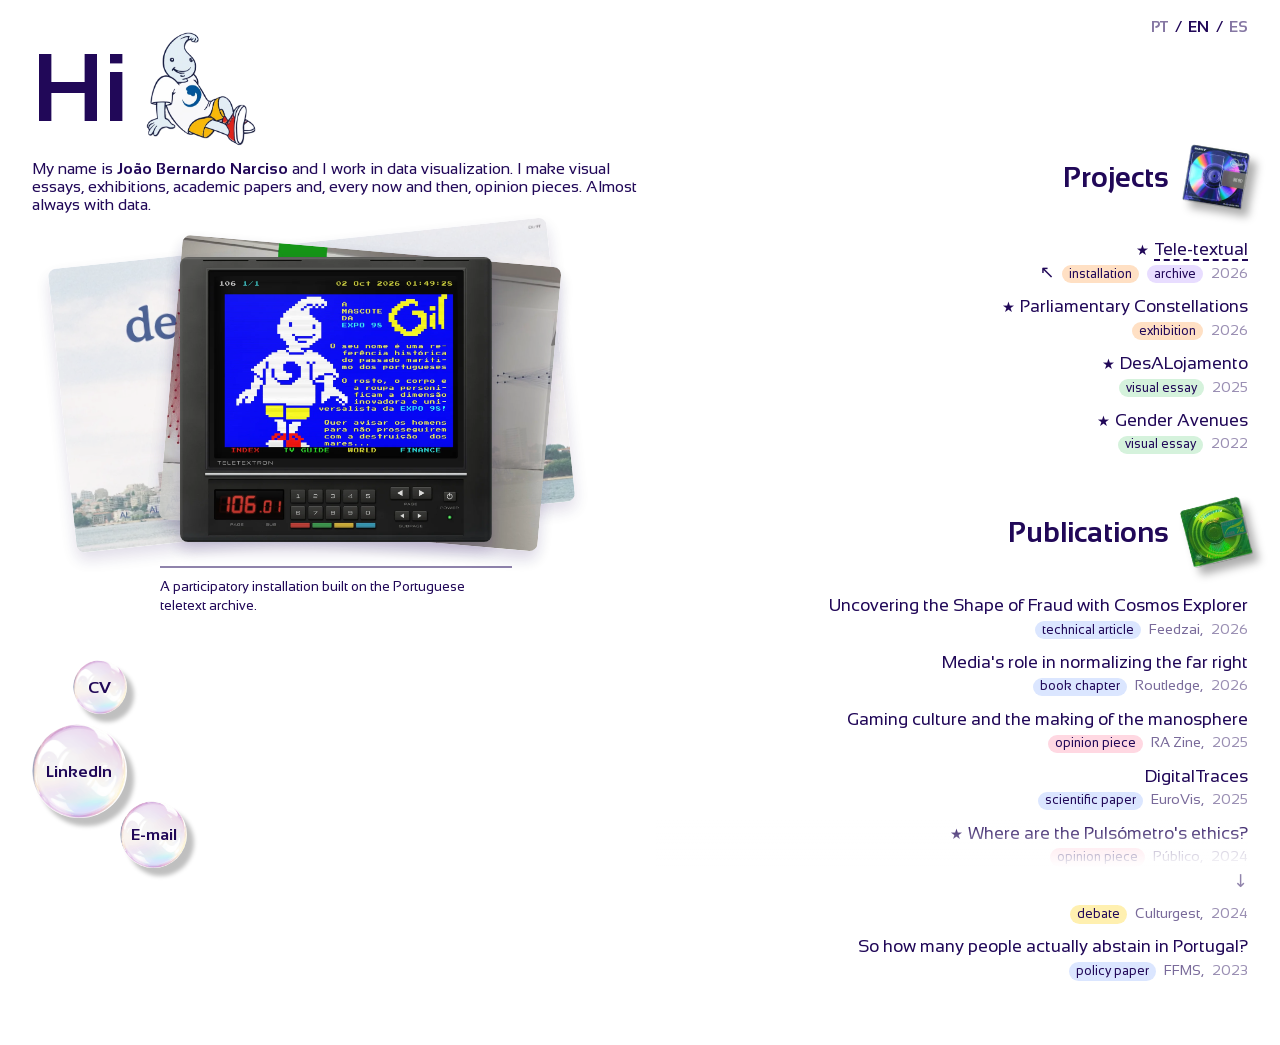
<file: index.html>
<!doctype html>
<!-- GERADO por build.js a partir de assets/data/site.js. Não editar à mão. -->
<html lang="pt">
	<head>
		<meta charset="utf-8" />
		<meta name="viewport" content="width=device-width, initial-scale=1" />
		<title>João Bernardo Narciso</title>
		<meta name="description" content="João Bernardo Narciso trabalha em visualização de dados. Faz ensaios visuais, exposições, artigos académicos e, de vez em quando, de opinião. Quase sempre com dados." />
		<link rel="canonical" href="https://joaobernardo.me/" />
		<link rel="alternate" hreflang="pt" href="https://joaobernardo.me/" />
		<link rel="alternate" hreflang="en" href="https://joaobernardo.me/en/" />
		<link rel="alternate" hreflang="es" href="https://joaobernardo.me/es/" />
		<link rel="alternate" hreflang="x-default" href="https://joaobernardo.me/" />
		<meta property="og:type" content="website" />
		<meta property="og:title" content="João Bernardo Narciso" />
		<meta property="og:description" content="João Bernardo Narciso trabalha em visualização de dados. Faz ensaios visuais, exposições, artigos académicos e, de vez em quando, de opinião. Quase sempre com dados." />
		<meta property="og:url" content="https://joaobernardo.me/" />
		<meta property="og:image" content="https://joaobernardo.me/assets/images/share.jpg" />
		<meta property="og:image:width" content="1200" />
		<meta property="og:image:height" content="630" />
		<meta name="twitter:card" content="summary_large_image" />
		<link rel="icon" type="image/png" sizes="32x32" href="/assets/images/favicon-32.png" />
		<link rel="icon" type="image/png" sizes="64x64" href="/assets/images/favicon-64.png" />
		<link rel="apple-touch-icon" sizes="180x180" href="/assets/images/apple-touch-icon.png" />
		<link rel="stylesheet" href="/assets/css/reset.css" />
		<link rel="preconnect" href="https://fonts.googleapis.com" />
		<link rel="preconnect" href="https://fonts.gstatic.com" crossorigin />
		<link
			rel="stylesheet"
			href="https://fonts.googleapis.com/css2?family=Sansation:wght@300;400;700&display=swap"
		/>
		<link rel="stylesheet" href="/assets/css/styles.css" />
		<script defer src="https://cloud.umami.is/script.js" data-website-id="e553c8a9-fc2c-4e93-b020-e9d1462095bc"></script>
		<script type="application/ld+json">
{
	"@context": "https://schema.org",
	"@type": "Person",
	"name": "João Bernardo Narciso",
	"url": "https://joaobernardo.me/",
	"jobTitle": "Data Visualization",
	"description": "João Bernardo Narciso trabalha em visualização de dados. Faz ensaios visuais, exposições, artigos académicos e, de vez em quando, de opinião. Quase sempre com dados.",
	"sameAs": [
		"https://www.linkedin.com/in/joaobernardonarciso/"
	]
}
		</script>
	</head>
	<body>
		<script>
			(function () {
				if (location.search.indexOf('lang=pt') !== -1) return;
				if (/bot|crawler|spider|googlebot|bingbot|yandex|slurp|duckduckbot|baiduspider|facebookexternalhit|linkedinbot|twitterbot/i.test(navigator.userAgent)) return;
				var lang = (navigator.language || '').toLowerCase();
				if (lang.indexOf('en') === 0) {
					window.location.replace('/en/');
				} else if (lang.indexOf('es') === 0) {
					window.location.replace('/es/');
				}
			})();
		</script>
		<nav class="bubbles" aria-label="Links">
			<a class="bubble bubble--cv" href="/assets/files/CV.pdf" target="_blank" rel="noopener noreferrer">CV</a>
			<a class="bubble bubble--linkedin" href="https://www.linkedin.com/in/joaobernardonarciso/" target="_blank" rel="noopener noreferrer">LinkedIn</a>
			<a class="bubble bubble--email" href="mailto:joaobernardonarciso@gmail.com">E-mail</a>
		</nav>
		<div class="langSwitcher">
			<a href="/?lang=pt" class="is-active" aria-current="page" data-lang="pt">PT</a>
			<span aria-hidden="true">/</span>
			<a href="/en/" data-lang="en">EN</a>
			<span aria-hidden="true">/</span>
			<a href="/es/" data-lang="es">ES</a>
		</div>
		<main class="columns">
			<div class="leftColumn">
				<header>
					<div class="headerTitle"><h1 class="headerTitleTitle">Olá</h1><img src="/assets/images/gilexpo.webp" alt=""></div>
					<div class="headerDescription"><p>Chamo-me <b>João Bernardo Narciso</b> e trabalho em visualização de dados. Faço ensaios visuais, exposições, artigos académicos e, de vez em quando, de opinião. Quase sempre com dados.</p></div>
				</header>
				<div class="preview" aria-hidden="true" data-idle="stack">
					<img class="preview__thumb" alt="">
					<p class="preview__description"></p>
				</div>
			</div>
			<div class="rightColumn">
				<div class="portfolio" aria-label="Projetos e publicações">
					<div class="section">
						<h2 class="sectionHeader"><span class="disc"><img src="/assets/images/minidisc1.webp" alt="" style="--tilt: 9.4deg; --tilt-hover: -6.6deg"></span>Projetos</h2>
						<ul>
							<li><a href="https://teletext.joaobernardo.me" data-title="Tele-textual" data-description="Uma instalação participativa construída sobre o arquivo do teletexto português." data-modal-description="Um arquivo vivo de páginas do teletexto da RTP e da SIC. Qualquer pessoa pode também criar páginas novas, dentro das restrições de uma tecnologia (aparentemente) obsoleta." data-thumb="/assets/images/thumbnails/teletextual.webp" data-flagship data-pile><span class="entry__badge" style="--badge: #ffe0c4">instalação</span><span class="entry__badge" style="--badge: #e8ddff">arquivo</span><span class="entry__year">2026</span><span class="entry__title" data-star="Projeto principal">Tele-textual</span></a></li>
							<li><a href="#constelacoes" data-title="Constelações Parlamentares" data-description="Exposição sobre as votações do Parlamento Europeu desde 2004, redesenhadas como redes." data-modal-description="Todas as votações nominais do Parlamento Europeu desde 2004, redesenhadas como redes, em que dois eurodeputados ficam mais próximos quanto mais semelhantes forem as suas votações. A exposição está em itinerância no Festival Política." data-thumb="/assets/images/thumbnails/constelacoes.webp" data-flagship data-pile data-gallery="/assets/images/constelacoes/4.jpg|/assets/images/constelacoes/1.jpg|/assets/images/constelacoes/2.jpg|/assets/images/constelacoes/5.jpg|/assets/images/constelacoes/3.jpg"><span class="entry__badge" style="--badge: #ffe0c4">exposição</span><span class="entry__year">2026</span><span class="entry__title" data-star="Projeto principal">Constelações Parlamentares</span></a></li>
							<li><a href="https://desalojamento.pt" data-title="DesALojamento" data-description="Ensaio visual sobre o impacto do Alojamento Local na crise da habitação em Lisboa e no Porto." data-thumb="/assets/images/thumbnails/desalojamento.webp" data-flagship data-pile><span class="entry__badge" style="--badge: #d5f2dc">ensaio visual</span><span class="entry__year">2025</span><span class="entry__title" data-star="Projeto principal">DesALojamento</span></a></li>
							<li><a href="https://ruasdogenero.pt/pt" data-title="Ruas do Género" data-description="Ensaio visual sobre a representação das mulheres na toponímia do Porto.&lt;span class=&quot;honor&quot;&gt;Selecionado como uma das melhores histórias visuais e de dados de 2022 pelo The Pudding&lt;/span&gt;&lt;span class=&quot;honor&quot;&gt;Menção honrosa nos Prémios SPE de Jornalismo de Dados&lt;/span&gt;" data-modal-description="Ensaio visual sobre a representação das mulheres na toponímia do Porto.&lt;span class=&quot;honor&quot;&gt;&lt;a href=&quot;https://pudding.cool/pudding-cup/&quot; target=&quot;_blank&quot; rel=&quot;noopener noreferrer&quot;&gt;Selecionado como uma das melhores histórias visuais e de dados de 2022 pelo The Pudding&lt;/a&gt;&lt;/span&gt;&lt;span class=&quot;honor&quot;&gt;&lt;a href=&quot;https://www.escs.ipl.pt/editoriais/premiar-o-jornalismo-de-dados&quot; target=&quot;_blank&quot; rel=&quot;noopener noreferrer&quot;&gt;Menção honrosa nos Prémios SPE de Jornalismo de Dados&lt;/a&gt;&lt;/span&gt;" data-thumb="/assets/images/thumbnails/ruasdogenero.webp" data-flagship data-pile><span class="entry__badge" style="--badge: #d5f2dc">ensaio visual</span><span class="entry__year">2022</span><span class="entry__title" data-star="Projeto principal">Ruas do Género</span></a></li>
						</ul>
					</div>
					<div class="section">
						<h2 class="sectionHeader"><span class="disc"><img src="/assets/images/minidisc2.webp" alt="" style="--tilt: -13.3deg; --tilt-hover: 6.7deg"></span>Publicações</h2>
						<ul>
							<li><a href="https://medium.com/feedzaitech/uncovering-the-shape-of-fraud-with-cosmos-explorer-visual-metaphors-behind-millions-of-transactions-b98e4cf56e56" data-title="Revelar a forma da fraude com o Cosmos Explorer" data-description="Artigo técnico sobre o uso de metáforas visuais para revelar padrões em dados de transações financeiras." data-thumb="/assets/images/thumbnails/fraud.webp"><span class="entry__badge" style="--badge: #dbe6ff">artigo técnico</span><span class="entry__type">Feedzai,</span><span class="entry__year">2026</span><span class="entry__title">Revelar a forma da fraude com o Cosmos Explorer</span></a></li>
							<li><a href="https://www.taylorfrancis.com/chapters/edit/10.4324/9781032710167-3/role-media-normalising-far-right-luca-manucci-joão-bernardo-narciso" data-title="O papel dos media na normalização da extrema-direita" data-description="Capítulo de livro sobre o papel dos meios de comunicação na normalização da extrema-direita em Portugal e Espanha." data-thumb="/assets/images/thumbnails/farright.webp" data-pile><span class="entry__badge" style="--badge: #dbe6ff">capítulo de livro</span><span class="entry__type">Routledge,</span><span class="entry__year">2026</span><span class="entry__title">O papel dos media na normalização da extrema-direita</span></a></li>
							<li><a href="https://redeanticapitalista.net/a-cultura-dos-jogos-na-construcao-da-manosfera/" data-title="A cultura dos jogos na construção da manosfera" data-description="Artigo de opinião sobre a cultura dos videojogos como espaço de socialização da manosfera." data-thumb="/assets/images/thumbnails/razine2.webp"><span class="entry__badge" style="--badge: #ffd8e2">artigo de opinião</span><span class="entry__type">RA Zine,</span><span class="entry__year">2025</span><span class="entry__title">A cultura dos jogos na construção da manosfera</span></a></li>
							<li><a href="https://diglib.eg.org/items/fb9c677a-8d79-43c6-8754-9d08834771e2" data-title="DigitalTraces" data-description="Artigo científico sobre uma ferramenta visual para detetar fraude na atividade digital dos utilizadores." data-thumb="/assets/images/thumbnails/digitaltraces.webp"><span class="entry__badge" style="--badge: #dbe6ff">artigo científico</span><span class="entry__type">EuroVis,</span><span class="entry__year">2025</span><span class="entry__title">DigitalTraces</span></a></li>
							<li><a href="https://www.publico.pt/2024/02/17/opiniao/opiniao/onde-etica-pulsometro-2080435" data-title="Onde está a ética do Pulsómetro?" data-description="Artigo de opinião sobre a ética do Pulsómetro eleitoral da CNN, um 'indicador de sentimento nas redes sociais' usado nas legislativas de 2024." data-thumb="/assets/images/thumbnails/publico2.webp" data-flagship data-pile><span class="entry__badge" style="--badge: #ffd8e2">artigo de opinião</span><span class="entry__type">Público,</span><span class="entry__year">2024</span><span class="entry__title" data-star="Projeto principal">Onde está a ética do Pulsómetro?</span></a></li>
							<li><a href="https://www.culturgest.pt/pt/media/bomba-relogio-da-abstencao/" data-title="A Bomba-Relógio da Abstenção" data-description="Debate sobre as motivações da abstenção eleitoral." data-modal-description="Conversa na Culturgest, no Dia da Europa de 2024, a partir de A Bomba-Relógio da Abstenção, a investigação de jornalismo de dados da DIVERGENTE que cruza a abstenção na União Europeia com a desigualdade, o desemprego e a escolaridade. Com Susana Peralta e moderação das jornalistas da DIVERGENTE." data-thumb="/assets/images/thumbnails/bombarelogio.webp"><span class="entry__badge" style="--badge: #fff0b0">debate</span><span class="entry__type">Culturgest,</span><span class="entry__year">2024</span><span class="entry__title">A Bomba-Relógio da Abstenção</span></a></li>
							<li><a href="https://ffms.pt/pt-pt/estudos/policy-papers/afinal-quantas-pessoas-se-abstem-em-portugal" data-title="Afinal, quantas pessoas se abstêm em Portugal?" data-description="Policy paper sobre a abstenção eleitoral em Portugal, publicado pela Fundação Francisco Manuel dos Santos." data-thumb="/assets/images/thumbnails/abstencao.webp" data-pile><span class="entry__badge" style="--badge: #dbe6ff">policy paper</span><span class="entry__type">FFMS,</span><span class="entry__year">2023</span><span class="entry__title">Afinal, quantas pessoas se abstêm em Portugal?</span></a></li>
						</ul>
					</div>
				</div>
			</div>
		</main>
		<div class="projectModal" role="dialog" aria-modal="true" aria-labelledby="projectModalTitle" hidden>
			<div class="projectModal__backdrop" data-close></div>
			<div class="projectModal__card">
				<div class="projectModal__header">
					<h2 class="projectModal__title" id="projectModalTitle"></h2>
					<button class="projectModal__close" type="button" aria-label="Fechar" data-close>×</button>
				</div>
				<div class="projectModal__gallery" role="group" aria-label="Fotografias do projeto" hidden></div>
				<div class="projectModal__galleryNav" hidden>
					<button type="button" data-gallery-step="-1" aria-label="Fotografia anterior">←</button>
					<button type="button" data-gallery-step="1" aria-label="Fotografia seguinte">→</button>
				</div>
				<p class="projectModal__description"></p>
				<a class="projectModal__link" target="_blank" rel="noopener noreferrer">Abrir ↗</a>
				<div class="projectModal__nav">
					<button type="button" data-project-step="-1" data-label="Projeto anterior"><span aria-hidden="true">←</span> <span class="projectModal__navTitle"></span></button>
					<button type="button" data-project-step="1" data-label="Projeto seguinte"><span class="projectModal__navTitle"></span> <span aria-hidden="true">→</span></button>
				</div>
			</div>
		</div>
		<script src="/assets/js/main.js" defer></script>
	</body>
</html>
</file>
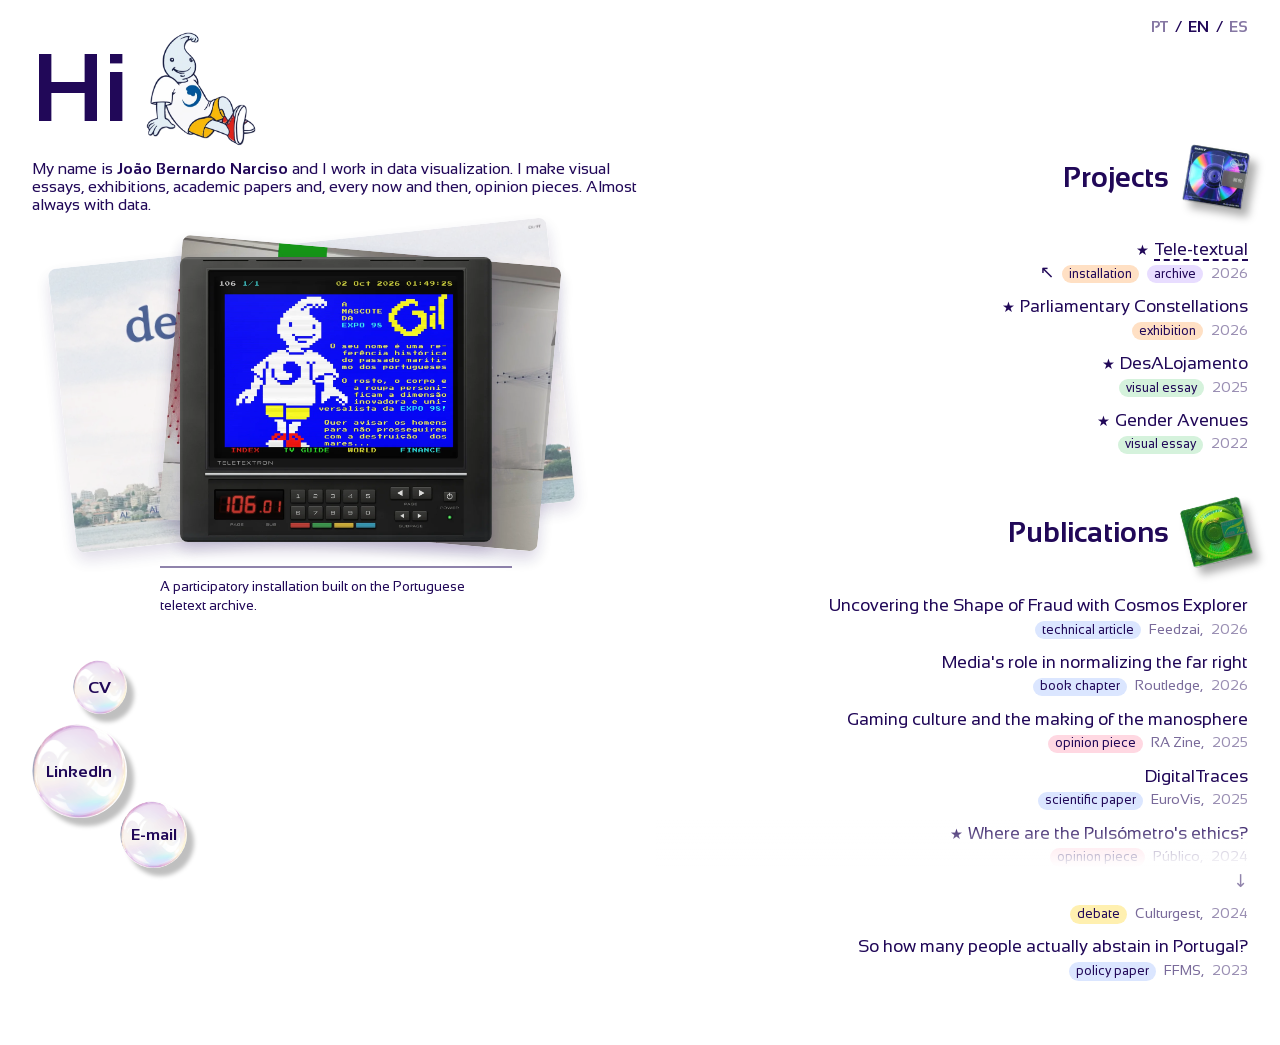
<file: en/index.html>
<!doctype html>
<!-- GERADO por build.js a partir de assets/data/site.js. Não editar à mão. -->
<html lang="en">
	<head>
		<meta charset="utf-8" />
		<meta name="viewport" content="width=device-width, initial-scale=1" />
		<title>João Bernardo Narciso</title>
		<meta name="description" content="João Bernardo Narciso works in data visualization. He makes visual essays, exhibitions, academic papers and, every now and then, opinion pieces. Almost always with data." />
		<link rel="canonical" href="https://joaobernardo.me/en/" />
		<link rel="alternate" hreflang="pt" href="https://joaobernardo.me/" />
		<link rel="alternate" hreflang="en" href="https://joaobernardo.me/en/" />
		<link rel="alternate" hreflang="es" href="https://joaobernardo.me/es/" />
		<link rel="alternate" hreflang="x-default" href="https://joaobernardo.me/" />
		<meta property="og:type" content="website" />
		<meta property="og:title" content="João Bernardo Narciso" />
		<meta property="og:description" content="João Bernardo Narciso works in data visualization. He makes visual essays, exhibitions, academic papers and, every now and then, opinion pieces. Almost always with data." />
		<meta property="og:url" content="https://joaobernardo.me/en/" />
		<meta property="og:image" content="https://joaobernardo.me/assets/images/share.jpg" />
		<meta property="og:image:width" content="1200" />
		<meta property="og:image:height" content="630" />
		<meta name="twitter:card" content="summary_large_image" />
		<link rel="icon" type="image/png" sizes="32x32" href="/assets/images/favicon-32.png" />
		<link rel="icon" type="image/png" sizes="64x64" href="/assets/images/favicon-64.png" />
		<link rel="apple-touch-icon" sizes="180x180" href="/assets/images/apple-touch-icon.png" />
		<link rel="stylesheet" href="/assets/css/reset.css" />
		<link rel="preconnect" href="https://fonts.googleapis.com" />
		<link rel="preconnect" href="https://fonts.gstatic.com" crossorigin />
		<link
			rel="stylesheet"
			href="https://fonts.googleapis.com/css2?family=Sansation:wght@300;400;700&display=swap"
		/>
		<link rel="stylesheet" href="/assets/css/styles.css" />
		<script defer src="https://cloud.umami.is/script.js" data-website-id="e553c8a9-fc2c-4e93-b020-e9d1462095bc"></script>
		<script type="application/ld+json">
{
	"@context": "https://schema.org",
	"@type": "Person",
	"name": "João Bernardo Narciso",
	"url": "https://joaobernardo.me/en/",
	"jobTitle": "Data Visualization",
	"description": "João Bernardo Narciso works in data visualization. He makes visual essays, exhibitions, academic papers and, every now and then, opinion pieces. Almost always with data.",
	"sameAs": [
		"https://www.linkedin.com/in/joaobernardonarciso/"
	]
}
		</script>
	</head>
	<body>
		<nav class="bubbles" aria-label="Links">
			<a class="bubble bubble--cv" href="/assets/files/CV.pdf" target="_blank" rel="noopener noreferrer">CV</a>
			<a class="bubble bubble--linkedin" href="https://www.linkedin.com/in/joaobernardonarciso/" target="_blank" rel="noopener noreferrer">LinkedIn</a>
			<a class="bubble bubble--email" href="mailto:joaobernardonarciso@gmail.com">E-mail</a>
		</nav>
		<div class="langSwitcher">
			<a href="/?lang=pt" data-lang="pt">PT</a>
			<span aria-hidden="true">/</span>
			<a href="/en/" class="is-active" aria-current="page" data-lang="en">EN</a>
			<span aria-hidden="true">/</span>
			<a href="/es/" data-lang="es">ES</a>
		</div>
		<main class="columns">
			<div class="leftColumn">
				<header>
					<div class="headerTitle"><h1 class="headerTitleTitle">Hi</h1><img src="/assets/images/gilexpo.webp" alt=""></div>
					<div class="headerDescription"><p>My name is <b>João Bernardo Narciso</b> and I work in data visualization. I make visual essays, exhibitions, academic papers and, every now and then, opinion pieces. Almost always with data.</p></div>
				</header>
				<div class="preview" aria-hidden="true" data-idle="stack">
					<img class="preview__thumb" alt="">
					<p class="preview__description"></p>
				</div>
			</div>
			<div class="rightColumn">
				<div class="portfolio" aria-label="Projects and publications">
					<div class="section">
						<h2 class="sectionHeader"><span class="disc"><img src="/assets/images/minidisc1.webp" alt="" style="--tilt: 9.4deg; --tilt-hover: -6.6deg"></span>Projects</h2>
						<ul>
							<li><a href="https://teletext.joaobernardo.me/en" data-title="Tele-textual" data-description="A participatory installation built on the Portuguese teletext archive." data-modal-description="A living archive of teletext pages from RTP and SIC. Anyone can also create new pages, within the constraints of an (apparently) obsolete technology." data-thumb="/assets/images/thumbnails/teletextual.webp" data-flagship data-pile><span class="entry__badge" style="--badge: #ffe0c4">installation</span><span class="entry__badge" style="--badge: #e8ddff">archive</span><span class="entry__year">2026</span><span class="entry__title" data-star="Main project">Tele-textual</span></a></li>
							<li><a href="#constelacoes" data-title="Parliamentary Constellations" data-description="Exhibition on every European Parliament roll-call vote since 2004, redrawn as networks." data-modal-description="Every roll-call vote of the European Parliament since 2004, redrawn as networks, in which two MEPs sit closer together the more alike their votes are. The exhibition is touring with Festival Política." data-thumb="/assets/images/thumbnails/constelacoes.webp" data-flagship data-pile data-gallery="/assets/images/constelacoes/4.jpg|/assets/images/constelacoes/1.jpg|/assets/images/constelacoes/2.jpg|/assets/images/constelacoes/5.jpg|/assets/images/constelacoes/3.jpg"><span class="entry__badge" style="--badge: #ffe0c4">exhibition</span><span class="entry__year">2026</span><span class="entry__title" data-star="Main project">Parliamentary Constellations</span></a></li>
							<li><a href="https://desalojamento.pt" data-title="DesALojamento" data-description="Visual essay on the impact of short-term rentals on the housing crisis in Lisbon and Porto." data-thumb="/assets/images/thumbnails/desalojamento.webp" data-flagship data-pile><span class="entry__badge" style="--badge: #d5f2dc">visual essay</span><span class="entry__year">2025</span><span class="entry__title" data-star="Main project">DesALojamento</span></a></li>
							<li><a href="https://ruasdogenero.pt" data-title="Gender Avenues" data-description="Visual essay on the representation of women in Porto's street naming.&lt;span class=&quot;honor&quot;&gt;Selected as one of the Best Visual and Data-Driven Stories of 2022 by The Pudding&lt;/span&gt;&lt;span class=&quot;honor&quot;&gt;Honorable Mention at the SPE Data Journalism Awards&lt;/span&gt;" data-modal-description="Visual essay on the representation of women in Porto's street naming.&lt;span class=&quot;honor&quot;&gt;&lt;a href=&quot;https://pudding.cool/pudding-cup/&quot; target=&quot;_blank&quot; rel=&quot;noopener noreferrer&quot;&gt;Selected as one of the Best Visual and Data-Driven Stories of 2022 by The Pudding&lt;/a&gt;&lt;/span&gt;&lt;span class=&quot;honor&quot;&gt;&lt;a href=&quot;https://www.escs.ipl.pt/editoriais/premiar-o-jornalismo-de-dados&quot; target=&quot;_blank&quot; rel=&quot;noopener noreferrer&quot;&gt;Honorable Mention at the SPE Data Journalism Awards&lt;/a&gt;&lt;/span&gt;" data-thumb="/assets/images/thumbnails/ruasdogenero.webp" data-flagship data-pile><span class="entry__badge" style="--badge: #d5f2dc">visual essay</span><span class="entry__year">2022</span><span class="entry__title" data-star="Main project">Gender Avenues</span></a></li>
						</ul>
					</div>
					<div class="section">
						<h2 class="sectionHeader"><span class="disc"><img src="/assets/images/minidisc2.webp" alt="" style="--tilt: -13.3deg; --tilt-hover: 6.7deg"></span>Publications</h2>
						<ul>
							<li><a href="https://medium.com/feedzaitech/uncovering-the-shape-of-fraud-with-cosmos-explorer-visual-metaphors-behind-millions-of-transactions-b98e4cf56e56" data-title="Uncovering the Shape of Fraud with Cosmos Explorer" data-description="Technical article on using visual metaphors to reveal patterns in financial transaction data." data-thumb="/assets/images/thumbnails/fraud.webp"><span class="entry__badge" style="--badge: #dbe6ff">technical article</span><span class="entry__type">Feedzai,</span><span class="entry__year">2026</span><span class="entry__title">Uncovering the Shape of Fraud with Cosmos Explorer</span></a></li>
							<li><a href="https://www.taylorfrancis.com/chapters/edit/10.4324/9781032710167-3/role-media-normalising-far-right-luca-manucci-joão-bernardo-narciso" data-title="Media's role in normalizing the far right" data-description="Book chapter on the role of the media in normalizing the far right in Portugal and Spain." data-thumb="/assets/images/thumbnails/farright.webp" data-pile><span class="entry__badge" style="--badge: #dbe6ff">book chapter</span><span class="entry__type">Routledge,</span><span class="entry__year">2026</span><span class="entry__title">Media's role in normalizing the far right</span></a></li>
							<li><a href="https://redeanticapitalista.net/a-cultura-dos-jogos-na-construcao-da-manosfera/" data-title="Gaming culture and the making of the manosphere" data-description="Opinion piece on video game culture as a space for the socialization of the manosphere." data-thumb="/assets/images/thumbnails/razine2.webp"><span class="entry__badge" style="--badge: #ffd8e2">opinion piece</span><span class="entry__type">RA Zine,</span><span class="entry__year">2025</span><span class="entry__title">Gaming culture and the making of the manosphere</span></a></li>
							<li><a href="https://diglib.eg.org/items/fb9c677a-8d79-43c6-8754-9d08834771e2" data-title="DigitalTraces" data-description="Scientific paper on a visual analytics tool for spotting fraud in users' digital activity." data-thumb="/assets/images/thumbnails/digitaltraces.webp"><span class="entry__badge" style="--badge: #dbe6ff">scientific paper</span><span class="entry__type">EuroVis,</span><span class="entry__year">2025</span><span class="entry__title">DigitalTraces</span></a></li>
							<li><a href="https://www.publico.pt/2024/02/17/opiniao/opiniao/onde-etica-pulsometro-2080435" data-title="Where are the Pulsómetro's ethics?" data-description="Opinion piece on the ethics of CNN Portugal's Pulsómetro, an 'electoral sentiment indicator of social media' promoted during the 2024 general elections." data-thumb="/assets/images/thumbnails/publico2.webp" data-flagship data-pile><span class="entry__badge" style="--badge: #ffd8e2">opinion piece</span><span class="entry__type">Público,</span><span class="entry__year">2024</span><span class="entry__title" data-star="Main project">Where are the Pulsómetro's ethics?</span></a></li>
							<li><a href="https://www.culturgest.pt/pt/media/bomba-relogio-da-abstencao/" data-title="The Abstention Time Bomb" data-description="A debate on why people abstain from voting." data-modal-description="A conversation at Culturgest, on Europe Day 2024, based on The Abstention Time Bomb, a data journalism investigation by DIVERGENTE that sets abstention in the European Union against inequality, unemployment and education. With Susana Peralta, moderated by DIVERGENTE journalists." data-thumb="/assets/images/thumbnails/bombarelogio.webp"><span class="entry__badge" style="--badge: #fff0b0">debate</span><span class="entry__type">Culturgest,</span><span class="entry__year">2024</span><span class="entry__title">The Abstention Time Bomb</span></a></li>
							<li><a href="https://ffms.pt/pt-pt/estudos/policy-papers/afinal-quantas-pessoas-se-abstem-em-portugal" data-title="So how many people actually abstain in Portugal?" data-description="Policy paper on electoral abstention in Portugal, published by Fundação Francisco Manuel dos Santos." data-thumb="/assets/images/thumbnails/abstencao.webp" data-pile><span class="entry__badge" style="--badge: #dbe6ff">policy paper</span><span class="entry__type">FFMS,</span><span class="entry__year">2023</span><span class="entry__title">So how many people actually abstain in Portugal?</span></a></li>
						</ul>
					</div>
				</div>
			</div>
		</main>
		<div class="projectModal" role="dialog" aria-modal="true" aria-labelledby="projectModalTitle" hidden>
			<div class="projectModal__backdrop" data-close></div>
			<div class="projectModal__card">
				<div class="projectModal__header">
					<h2 class="projectModal__title" id="projectModalTitle"></h2>
					<button class="projectModal__close" type="button" aria-label="Close" data-close>×</button>
				</div>
				<div class="projectModal__gallery" role="group" aria-label="Project photographs" hidden></div>
				<div class="projectModal__galleryNav" hidden>
					<button type="button" data-gallery-step="-1" aria-label="Previous photograph">←</button>
					<button type="button" data-gallery-step="1" aria-label="Next photograph">→</button>
				</div>
				<p class="projectModal__description"></p>
				<a class="projectModal__link" target="_blank" rel="noopener noreferrer">Open ↗</a>
				<div class="projectModal__nav">
					<button type="button" data-project-step="-1" data-label="Previous project"><span aria-hidden="true">←</span> <span class="projectModal__navTitle"></span></button>
					<button type="button" data-project-step="1" data-label="Next project"><span class="projectModal__navTitle"></span> <span aria-hidden="true">→</span></button>
				</div>
			</div>
		</div>
		<script src="/assets/js/main.js" defer></script>
	</body>
</html>
</file>
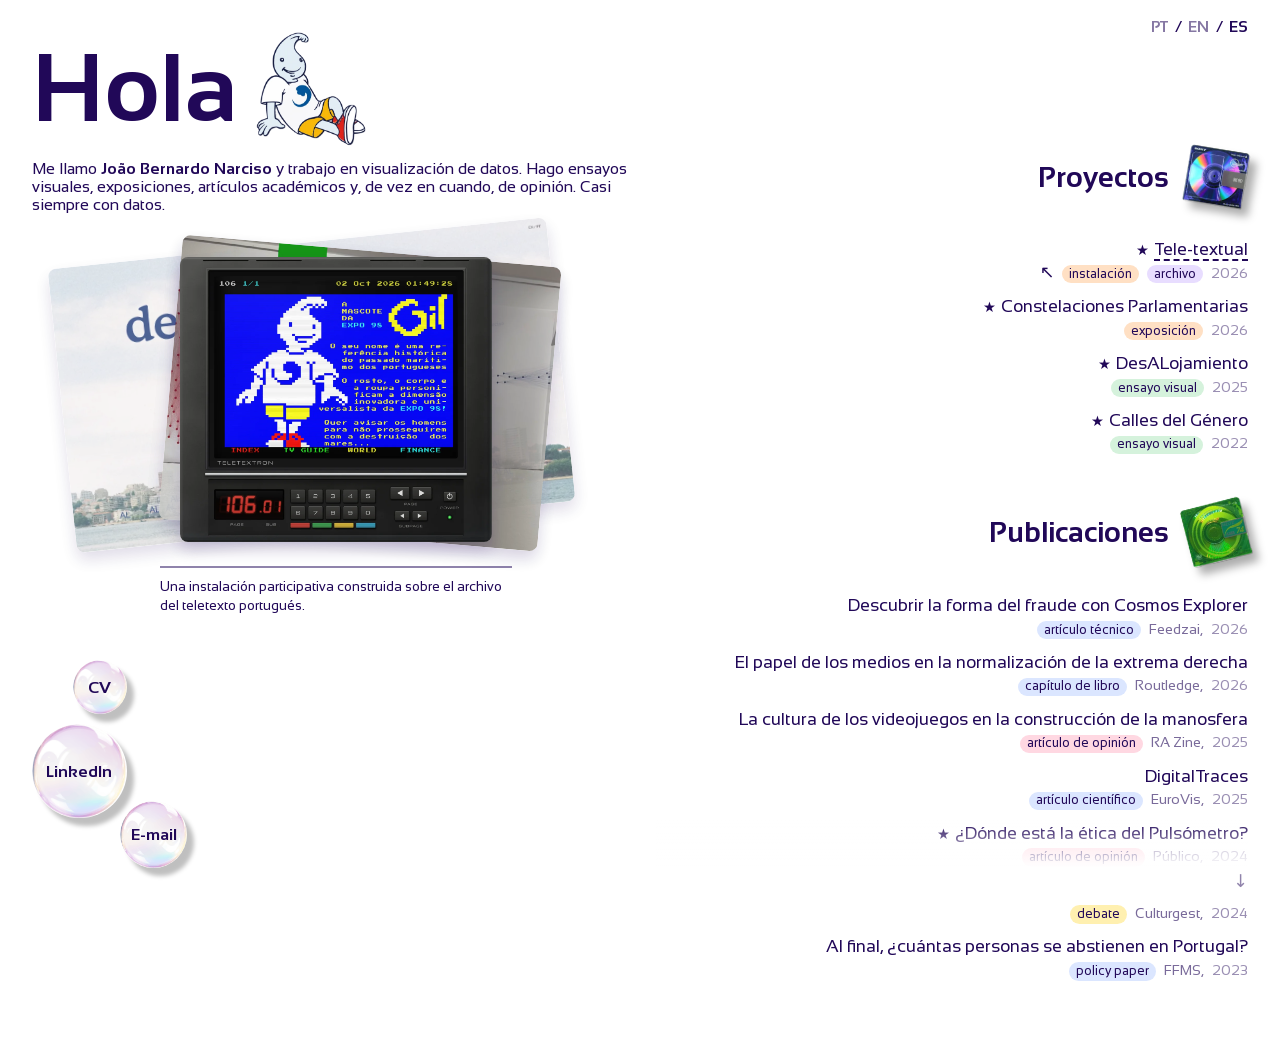
<file: es/index.html>
<!doctype html>
<!-- GERADO por build.js a partir de assets/data/site.js. Não editar à mão. -->
<html lang="es">
	<head>
		<meta charset="utf-8" />
		<meta name="viewport" content="width=device-width, initial-scale=1" />
		<title>João Bernardo Narciso</title>
		<meta name="description" content="João Bernardo Narciso trabaja en visualización de datos. Hace ensayos visuales, exposiciones, artículos académicos y, de vez en cuando, de opinión. Casi siempre con datos." />
		<link rel="canonical" href="https://joaobernardo.me/es/" />
		<link rel="alternate" hreflang="pt" href="https://joaobernardo.me/" />
		<link rel="alternate" hreflang="en" href="https://joaobernardo.me/en/" />
		<link rel="alternate" hreflang="es" href="https://joaobernardo.me/es/" />
		<link rel="alternate" hreflang="x-default" href="https://joaobernardo.me/" />
		<meta property="og:type" content="website" />
		<meta property="og:title" content="João Bernardo Narciso" />
		<meta property="og:description" content="João Bernardo Narciso trabaja en visualización de datos. Hace ensayos visuales, exposiciones, artículos académicos y, de vez en cuando, de opinión. Casi siempre con datos." />
		<meta property="og:url" content="https://joaobernardo.me/es/" />
		<meta property="og:image" content="https://joaobernardo.me/assets/images/share.jpg" />
		<meta property="og:image:width" content="1200" />
		<meta property="og:image:height" content="630" />
		<meta name="twitter:card" content="summary_large_image" />
		<link rel="icon" type="image/png" sizes="32x32" href="/assets/images/favicon-32.png" />
		<link rel="icon" type="image/png" sizes="64x64" href="/assets/images/favicon-64.png" />
		<link rel="apple-touch-icon" sizes="180x180" href="/assets/images/apple-touch-icon.png" />
		<link rel="stylesheet" href="/assets/css/reset.css" />
		<link rel="preconnect" href="https://fonts.googleapis.com" />
		<link rel="preconnect" href="https://fonts.gstatic.com" crossorigin />
		<link
			rel="stylesheet"
			href="https://fonts.googleapis.com/css2?family=Sansation:wght@300;400;700&display=swap"
		/>
		<link rel="stylesheet" href="/assets/css/styles.css" />
		<script defer src="https://cloud.umami.is/script.js" data-website-id="e553c8a9-fc2c-4e93-b020-e9d1462095bc"></script>
		<script type="application/ld+json">
{
	"@context": "https://schema.org",
	"@type": "Person",
	"name": "João Bernardo Narciso",
	"url": "https://joaobernardo.me/es/",
	"jobTitle": "Data Visualization",
	"description": "João Bernardo Narciso trabaja en visualización de datos. Hace ensayos visuales, exposiciones, artículos académicos y, de vez en cuando, de opinión. Casi siempre con datos.",
	"sameAs": [
		"https://www.linkedin.com/in/joaobernardonarciso/"
	]
}
		</script>
	</head>
	<body>
		<nav class="bubbles" aria-label="Enlaces">
			<a class="bubble bubble--cv" href="/assets/files/CV.pdf" target="_blank" rel="noopener noreferrer">CV</a>
			<a class="bubble bubble--linkedin" href="https://www.linkedin.com/in/joaobernardonarciso/" target="_blank" rel="noopener noreferrer">LinkedIn</a>
			<a class="bubble bubble--email" href="mailto:joaobernardonarciso@gmail.com">E-mail</a>
		</nav>
		<div class="langSwitcher">
			<a href="/?lang=pt" data-lang="pt">PT</a>
			<span aria-hidden="true">/</span>
			<a href="/en/" data-lang="en">EN</a>
			<span aria-hidden="true">/</span>
			<a href="/es/" class="is-active" aria-current="page" data-lang="es">ES</a>
		</div>
		<main class="columns">
			<div class="leftColumn">
				<header>
					<div class="headerTitle"><h1 class="headerTitleTitle">Hola</h1><img src="/assets/images/gilexpo.webp" alt=""></div>
					<div class="headerDescription"><p>Me llamo <b>João Bernardo Narciso</b> y trabajo en visualización de datos. Hago ensayos visuales, exposiciones, artículos académicos y, de vez en cuando, de opinión. Casi siempre con datos.</p></div>
				</header>
				<div class="preview" aria-hidden="true" data-idle="stack">
					<img class="preview__thumb" alt="">
					<p class="preview__description"></p>
				</div>
			</div>
			<div class="rightColumn">
				<div class="portfolio" aria-label="Proyectos y publicaciones">
					<div class="section">
						<h2 class="sectionHeader"><span class="disc"><img src="/assets/images/minidisc1.webp" alt="" style="--tilt: 9.4deg; --tilt-hover: -6.6deg"></span>Proyectos</h2>
						<ul>
							<li><a href="https://teletext.joaobernardo.me/en" data-title="Tele-textual" data-description="Una instalación participativa construida sobre el archivo del teletexto portugués." data-modal-description="Un archivo vivo de páginas del teletexto de RTP y SIC. Cualquier persona puede además crear páginas nuevas, dentro de las restricciones de una tecnología (aparentemente) obsoleta." data-thumb="/assets/images/thumbnails/teletextual.webp" data-flagship data-pile><span class="entry__badge" style="--badge: #ffe0c4">instalación</span><span class="entry__badge" style="--badge: #e8ddff">archivo</span><span class="entry__year">2026</span><span class="entry__title" data-star="Proyecto principal">Tele-textual</span></a></li>
							<li><a href="#constelacoes" data-title="Constelaciones Parlamentarias" data-description="Exposición sobre las votaciones del Parlamento Europeo desde 2004, redibujadas como redes." data-modal-description="Todas las votaciones nominales del Parlamento Europeo desde 2004, redibujadas como redes, en las que dos eurodiputados quedan más cerca cuanto más parecidas son sus votaciones. La exposición está en itinerancia en el Festival Política." data-thumb="/assets/images/thumbnails/constelacoes.webp" data-flagship data-pile data-gallery="/assets/images/constelacoes/4.jpg|/assets/images/constelacoes/1.jpg|/assets/images/constelacoes/2.jpg|/assets/images/constelacoes/5.jpg|/assets/images/constelacoes/3.jpg"><span class="entry__badge" style="--badge: #ffe0c4">exposición</span><span class="entry__year">2026</span><span class="entry__title" data-star="Proyecto principal">Constelaciones Parlamentarias</span></a></li>
							<li><a href="https://desalojamento.pt" data-title="DesALojamiento" data-description="Ensayo visual sobre el impacto del alquiler de corta duración en la crisis de la vivienda en Lisboa y Oporto." data-thumb="/assets/images/thumbnails/desalojamento.webp" data-flagship data-pile><span class="entry__badge" style="--badge: #d5f2dc">ensayo visual</span><span class="entry__year">2025</span><span class="entry__title" data-star="Proyecto principal">DesALojamiento</span></a></li>
							<li><a href="https://ruasdogenero.pt" data-title="Calles del Género" data-description="Ensayo visual sobre la representación de las mujeres en los nombres de las calles de Oporto.&lt;span class=&quot;honor&quot;&gt;Seleccionado como una de las mejores historias visuales y de datos de 2022 por The Pudding&lt;/span&gt;&lt;span class=&quot;honor&quot;&gt;Mención honorífica en los Premios SPE de Periodismo de Datos&lt;/span&gt;" data-modal-description="Ensayo visual sobre la representación de las mujeres en los nombres de las calles de Oporto.&lt;span class=&quot;honor&quot;&gt;&lt;a href=&quot;https://pudding.cool/pudding-cup/&quot; target=&quot;_blank&quot; rel=&quot;noopener noreferrer&quot;&gt;Seleccionado como una de las mejores historias visuales y de datos de 2022 por The Pudding&lt;/a&gt;&lt;/span&gt;&lt;span class=&quot;honor&quot;&gt;&lt;a href=&quot;https://www.escs.ipl.pt/editoriais/premiar-o-jornalismo-de-dados&quot; target=&quot;_blank&quot; rel=&quot;noopener noreferrer&quot;&gt;Mención honorífica en los Premios SPE de Periodismo de Datos&lt;/a&gt;&lt;/span&gt;" data-thumb="/assets/images/thumbnails/ruasdogenero.webp" data-flagship data-pile><span class="entry__badge" style="--badge: #d5f2dc">ensayo visual</span><span class="entry__year">2022</span><span class="entry__title" data-star="Proyecto principal">Calles del Género</span></a></li>
						</ul>
					</div>
					<div class="section">
						<h2 class="sectionHeader"><span class="disc"><img src="/assets/images/minidisc2.webp" alt="" style="--tilt: -13.3deg; --tilt-hover: 6.7deg"></span>Publicaciones</h2>
						<ul>
							<li><a href="https://medium.com/feedzaitech/uncovering-the-shape-of-fraud-with-cosmos-explorer-visual-metaphors-behind-millions-of-transactions-b98e4cf56e56" data-title="Descubrir la forma del fraude con Cosmos Explorer" data-description="Artículo técnico sobre el uso de metáforas visuales para revelar patrones en datos de transacciones financieras." data-thumb="/assets/images/thumbnails/fraud.webp"><span class="entry__badge" style="--badge: #dbe6ff">artículo técnico</span><span class="entry__type">Feedzai,</span><span class="entry__year">2026</span><span class="entry__title">Descubrir la forma del fraude con Cosmos Explorer</span></a></li>
							<li><a href="https://www.taylorfrancis.com/chapters/edit/10.4324/9781032710167-3/role-media-normalising-far-right-luca-manucci-joão-bernardo-narciso" data-title="El papel de los medios en la normalización de la extrema derecha" data-description="Capítulo de libro sobre el papel de los medios en la normalización de la extrema derecha en Portugal y España." data-thumb="/assets/images/thumbnails/farright.webp" data-pile><span class="entry__badge" style="--badge: #dbe6ff">capítulo de libro</span><span class="entry__type">Routledge,</span><span class="entry__year">2026</span><span class="entry__title">El papel de los medios en la normalización de la extrema derecha</span></a></li>
							<li><a href="https://redeanticapitalista.net/a-cultura-dos-jogos-na-construcao-da-manosfera/" data-title="La cultura de los videojuegos en la construcción de la manosfera" data-description="Artículo de opinión sobre la cultura de los videojuegos como espacio de socialización de la manosfera." data-thumb="/assets/images/thumbnails/razine2.webp"><span class="entry__badge" style="--badge: #ffd8e2">artículo de opinión</span><span class="entry__type">RA Zine,</span><span class="entry__year">2025</span><span class="entry__title">La cultura de los videojuegos en la construcción de la manosfera</span></a></li>
							<li><a href="https://diglib.eg.org/items/fb9c677a-8d79-43c6-8754-9d08834771e2" data-title="DigitalTraces" data-description="Artículo científico sobre una herramienta visual para detectar fraude en la actividad digital de los usuarios." data-thumb="/assets/images/thumbnails/digitaltraces.webp"><span class="entry__badge" style="--badge: #dbe6ff">artículo científico</span><span class="entry__type">EuroVis,</span><span class="entry__year">2025</span><span class="entry__title">DigitalTraces</span></a></li>
							<li><a href="https://www.publico.pt/2024/02/17/opiniao/opiniao/onde-etica-pulsometro-2080435" data-title="¿Dónde está la ética del Pulsómetro?" data-description="Artículo de opinión sobre la ética del Pulsómetro electoral de CNN Portugal, un 'indicador de sentimiento en redes sociales' utilizado en las elecciones generales de 2024." data-thumb="/assets/images/thumbnails/publico2.webp" data-flagship data-pile><span class="entry__badge" style="--badge: #ffd8e2">artículo de opinión</span><span class="entry__type">Público,</span><span class="entry__year">2024</span><span class="entry__title" data-star="Proyecto principal">¿Dónde está la ética del Pulsómetro?</span></a></li>
							<li><a href="https://www.culturgest.pt/pt/media/bomba-relogio-da-abstencao/" data-title="La bomba de relojería de la abstención" data-description="Debate sobre las motivaciones de la abstención electoral." data-modal-description="Conversación en la Culturgest, en el Día de Europa de 2024, a partir de La bomba de relojería de la abstención, la investigación de periodismo de datos de DIVERGENTE que cruza la abstención en la Unión Europea con la desigualdad, el desempleo y la escolaridad. Con Susana Peralta y moderación de las periodistas de DIVERGENTE." data-thumb="/assets/images/thumbnails/bombarelogio.webp"><span class="entry__badge" style="--badge: #fff0b0">debate</span><span class="entry__type">Culturgest,</span><span class="entry__year">2024</span><span class="entry__title">La bomba de relojería de la abstención</span></a></li>
							<li><a href="https://ffms.pt/pt-pt/estudos/policy-papers/afinal-quantas-pessoas-se-abstem-em-portugal" data-title="Al final, ¿cuántas personas se abstienen en Portugal?" data-description="Policy paper sobre la abstención electoral en Portugal, publicado por la Fundação Francisco Manuel dos Santos." data-thumb="/assets/images/thumbnails/abstencao.webp" data-pile><span class="entry__badge" style="--badge: #dbe6ff">policy paper</span><span class="entry__type">FFMS,</span><span class="entry__year">2023</span><span class="entry__title">Al final, ¿cuántas personas se abstienen en Portugal?</span></a></li>
						</ul>
					</div>
				</div>
			</div>
		</main>
		<div class="projectModal" role="dialog" aria-modal="true" aria-labelledby="projectModalTitle" hidden>
			<div class="projectModal__backdrop" data-close></div>
			<div class="projectModal__card">
				<div class="projectModal__header">
					<h2 class="projectModal__title" id="projectModalTitle"></h2>
					<button class="projectModal__close" type="button" aria-label="Cerrar" data-close>×</button>
				</div>
				<div class="projectModal__gallery" role="group" aria-label="Fotografías del proyecto" hidden></div>
				<div class="projectModal__galleryNav" hidden>
					<button type="button" data-gallery-step="-1" aria-label="Fotografía anterior">←</button>
					<button type="button" data-gallery-step="1" aria-label="Fotografía siguiente">→</button>
				</div>
				<p class="projectModal__description"></p>
				<a class="projectModal__link" target="_blank" rel="noopener noreferrer">Abrir ↗</a>
				<div class="projectModal__nav">
					<button type="button" data-project-step="-1" data-label="Proyecto anterior"><span aria-hidden="true">←</span> <span class="projectModal__navTitle"></span></button>
					<button type="button" data-project-step="1" data-label="Proyecto siguiente"><span class="projectModal__navTitle"></span> <span aria-hidden="true">→</span></button>
				</div>
			</div>
		</div>
		<script src="/assets/js/main.js" defer></script>
	</body>
</html>
</file>
<file: assets/css/styles.css>
:root {
	--color-purple: #210858;
	--max-width: 42rem;
	--section-gap: clamp(1rem, 5.3vh, 3rem);
	/* The bubbles' unit: 0.9rem on a screen 960px tall or more, shrinking
	   with shorter screens (a raised macOS display scale makes them shorter). */
	--bubble: clamp(0.6rem, 1.5vh, 0.9rem);
}

*,
*::before,
*::after {
	box-sizing: border-box;
}



html {
  min-height: 100vh;
}

html, html * {
  cursor: url('../images/cursor.png') 0 0, auto !important;
}

/* Anything clickable gets the system hand, so links read as links. */
html a, html a *, html button {
  cursor: pointer !important;
}

body {
	color: var(--color-purple);
	font-family: 'Sansation', system-ui, sans-serif;
	line-height: 1.5;
	min-height: 100vh;
	display: flex;
	flex-direction: column;
	margin: 0;
	padding: 0;
}

p + p {
	margin-top: 0.4em;
}

a {
	color: inherit;
	text-decoration: none;
}

a:hover{
	text-decoration: underline dashed;
	text-underline-offset: 0.2em;
}

b{
	font-weight: bold;
}

.headerTitle {
    font-size: 6rem;
    display: flex;
    flex-direction: row;
    align-items: center;
    gap: 1rem;
    font-weight: bold;
}

.headerTitle img {
	height: 1.2em;
	width: auto;
	object-fit: contain;
}

.headerDescription {
	font-size: 1rem;
	font-style: normal;
	font-weight: 400;
	line-height: 112.295%;
}

/* Fixed, like the left column, so they stay put however long the list gets. */
.bubbles {
	position: fixed;
	bottom: 2rem;
	left: 2rem;
	width: calc(11 * var(--bubble));
	pointer-events: none;
	/* Above the sticky left column, which would otherwise take their clicks;
	   below the project popup. */
	z-index: 20;
}

.bubble {
	position: absolute;
	display: grid;
	place-items: center;
	background: url('../images/bubble.png') center / contain no-repeat;
	color: var(--color-purple);
	text-decoration: none;
	font-weight: 700;
    pointer-events: auto;
    border-radius: 50%;
    box-shadow: 7px 8px 4px rgba(0, 0, 0, 0.25);
	transition: transform 200ms ease-out;
}

.bubble:hover,
.bubble:focus-visible {
	transform: scale(1.08);
}

@media (prefers-reduced-motion: reduce) {
	.bubble {
		transition: none;
	}
	.bubble:hover,
	.bubble:focus-visible {
		transform: none;
	}
}

/* Everything in multiples of --bubble, so the whole cluster scales together. */
.bubble--cv {
	bottom: calc(11.4 * var(--bubble));
	left: calc(3 * var(--bubble));
	width: calc(4 * var(--bubble));
	height: calc(4 * var(--bubble));
	font-size: max(0.75rem, calc(1.2 * var(--bubble)));
}

.bubble--linkedin {
	bottom: calc(3.7 * var(--bubble));
	left: 0;
	width: calc(7 * var(--bubble));
	height: calc(7 * var(--bubble));
	font-size: max(0.75rem, calc(1.2 * var(--bubble)));
}

.bubble--email {
	bottom: 0;
	left: calc(6.5 * var(--bubble));
	width: calc(5 * var(--bubble));
	height: calc(5 * var(--bubble));
	font-size: max(0.75rem, calc(1.2 * var(--bubble)));
}

.portfolio {
	margin-bottom: 1rem;
}

.sectionHeader{
	display: flex;
    flex-direction: row-reverse;
    align-items: center;
	
	gap: 1rem;
	font-size: clamp(1.1rem, 3.2vh, 1.8rem);
	font-weight: 700;
	margin-top: var(--section-gap);
	margin-bottom: clamp(0.5rem, 3.5vh, 2rem);
	text-align: right;

}


.sectionHeader .disc{
	display: inline-block;
	filter: drop-shadow(7px 8px 4px rgba(0, 0, 0, 0.32));
	will-change: filter;
	transform: translateZ(0);
}

.sectionHeader img{
	width: clamp(2.5rem, 7vh, 4rem);
	display: block;
	transform: rotate(var(--tilt, 0deg));
	transition: transform 300ms ease-out;
}

/* Each shelf carries its own tilt in assets/data/site.js, so adding a section
   needs no new CSS. */
.section:hover .sectionHeader img {
	transform: rotate(var(--tilt-hover, var(--tilt, 0deg)));
}

.section ul {
	display: flex;
	flex-direction: column;
	align-items: flex-end;
	gap: clamp(0.35rem, 1.3vh, 0.75rem);
}

.section ul li {
	font-size: clamp(0.8rem, 2vh, 1.1rem);
	line-height: 1.3;
	width: 100%;
}

/* One row per project. The year and the type read first, then the title,
   which stays flush to the right edge the list has always aligned on. When
   the row is too narrow for both, wrap-reverse puts the title on the line
   above and the year and type below it. */
.section ul li a {
	display: flex;
	flex-wrap: wrap-reverse;
	justify-content: flex-end;
	align-items: baseline;
	gap: 0.15em 0.45em;
}

.entry__year,
.entry__type,
.entry__badge {
	flex: none;
}

/* Type of work. The colour comes from site.js (`typeColors`). */
.entry__badge {
	font-size: 0.72em;
	line-height: 1.35;
	padding: 0.05em 0.55em;
	border-radius: 1em;
	background: var(--badge);
	white-space: nowrap;
}

.entry__year {
	font-size: 0.8em;
	font-variant-numeric: tabular-nums;
	opacity: 0.45;
}

.entry__type {
	font-size: 0.8em;
	opacity: 0.6;
}

/* Flagship star, on the title: it leads the title on desktop and trails it on
   a phone. inline-block keeps it out of the hover underline; the text after
   the slash is what a screen reader says (older browsers drop it and keep
   the plain star from the line before). */
.entry__title[data-star]::before {
	content: '★';
	content: '★' / attr(data-star);
	display: inline-block;
	margin-right: 0.35em;
	font-size: 0.82em;
}

/* The title always takes a line to itself, which wrap-reverse stacks above
   the year, type and star. */
.entry__title {
	flex-basis: 100%;
	text-align: right;
}

/* Only the title takes the hover underline — not the year and type beside it. */
.section ul li a:hover {
	text-decoration: none;
}

.section ul li a:hover .entry__title,
.section ul li a:focus-visible .entry__title {
	text-decoration: underline dashed;
	text-underline-offset: 0.2em;
}

.columns {
	display: grid;
	grid-template-columns: 50% 1fr;
	gap: 1rem;
	align-items: start;
	padding: 1rem clamp(1rem, 3vw, 2rem);
}

/* The bubbles are pinned to the bottom-left of the screen (their cluster
   reaches 2rem + 15.4 bubble units up from it), so the left column stops
   above them and the preview shrinks into whatever height is left. It stays
   put while the list on the right scrolls, so the preview is always beside
   the hovered project. */
.leftColumn {
	position: sticky;
	top: 1rem;
	display: flex;
	flex-direction: column;
	height: calc(100vh - 2rem);
	padding-bottom: calc(2rem + 15.5 * var(--bubble));
}

/* "Projetos" starts level with the intro text ("Chamo-me…"): --intro is that
   text's distance from the top, set by main.js. The rest of the list scrolls. */
.rightColumn {
	padding-top: max(0px, var(--intro, 0px) - var(--section-gap));
	padding-bottom: clamp(1rem, 2rem, 3rem);
}

/* Scroll hint: while the list runs on below the screen, its bottom edge fades
   out and an arrow points down. main.js adds .is-list-end once the end of the
   list is in view, and both go. To keep only the fade, delete `content: '↓'`
   and put `content: ''` in its place. */
.rightColumn::after {
	content: '↓';
	position: sticky;
	bottom: 0;
	display: flex;
	justify-content: flex-end;
	align-items: flex-end;
	height: 5rem;
	margin-top: -5rem;
	padding-bottom: 0.3rem;
	font-size: 1.1rem;
	color: rgba(33, 8, 88, 0.5);
	/* Solid at the bottom, so the arrow never sits on a faded title. */
	background: linear-gradient(rgba(255, 255, 255, 0), #fff 60%);
	pointer-events: none;
	transition: opacity 200ms ease-out;
}

.is-list-end .rightColumn::after {
	opacity: 0;
}



ul {
	text-align: right;
}

li {
	position: relative;
}

/* The arrow sits on the link, which is the flex row, so it lines up on the
   same baseline as the year rather than stacking above it. */
.section ul li a::before {
	content: '↖';
	order: -2;
	flex: none;
	/* Full-size glyph on a line of smaller type: without this it makes the
	   year-and-type line taller and pushes it away from a wrapped title. */
	line-height: 0;
	opacity: 0;
	transition: opacity 150ms ease-out, translate 150ms ease-out;
	translate: -0.2em 0.1em;
}

.section ul li a:hover::before,
.section ul li a:focus-visible::before {
	opacity: 1;
	translate: 0 0;
}

@media (prefers-reduced-motion: reduce) {
	.section ul li a::before {
		transition: none;
	}
}

.preview {
	flex: 1 1 0;
	min-height: 0;
	display: grid;
	/* The image row takes what it needs but gives way first on short screens. */
	grid-template-rows: minmax(0, auto) auto;
	/* Centred in the space the left column has left, both ways, and every print
	   centred on the same axis. The width follows the column, so the pile grows
	   on a big screen instead of sitting small in a corner of it. */
	align-content: center;
	justify-items: center;
	align-self: center;
	width: 100%;
	margin: 2rem 0 0;
	max-width: min(44rem, 90%);
	opacity: 0;
	transition: opacity 200ms ease-out;
	text-align: left;
}

.preview.is-visible {
	opacity: 1;
}

.preview__thumb {
	display: block;
	max-width: 100%;
	max-height: min(100%, 30vh);
	border-radius: 0.5rem;
	box-shadow: 0 8px 16px rgba(33, 8, 88, 0.2);
}

.preview__thumb:not([src]),
.preview__thumb[src=""] {
	display: none;
}

.preview__description {
	margin-top: 1rem;
	font-size: 0.85rem;
	line-height: 1.4;
}

.preview__description:empty {
	display: none;
}

@media (prefers-reduced-motion: reduce) {
	.preview {
		transition: none;
	}
}

/* ── Idle preview ─────────────────────────────────────────────────────────────
   What the left column does before anything is hovered (`idlePreview: 'stack'`
   in site.js): a pile of prints. The next two stick out from under the top
   one; a line fills up, the top one is tossed aside and the pile moves up.
   `.is-leaving` plays that exit; the script then swaps the images under
   `.is-resetting`, which turns transitions off so the swap is never seen. */
.preview__thumb,
.preview__next {
	grid-area: 1 / 1;
	transition: transform 400ms ease, opacity 400ms ease;
}

.preview__thumb {
	z-index: 3;
}

/* The pile's row keeps one height whatever is in it, and the prints stand on
   its bottom edge: a row sized by its content changed height every time a
   portrait entered or left the pile, and everything jumped with it. The 39.5rem
   is what the rest of the first screen needs (header ≈ 13rem, margins 3rem,
   three lines of text ≈ 6rem, bubbles 17.5 at full size) — raise it if the
   intro grows. */
.preview[data-mode='stack'] {
	--pile-gap: clamp(2rem, 6vh, 4.5rem);
	grid-template-rows: max(4rem, min(42vh, 100vh - 22rem - 15.5 * var(--bubble) - var(--pile-gap), 24rem)) auto;
	/* The tilted prints underneath rise above the row at their corners, more
	   the bigger they are; this gap, which grows with the screen, keeps them
	   off the intro text. */
	margin-top: var(--pile-gap);
}

.preview[data-mode='stack'] .preview__thumb,
.preview[data-mode='stack'] .preview__next {
	align-self: end;
	/* Every print is as tall as the row, whatever its format: the preview is
	   wide enough for a landscape at that height. Capping the width instead
	   made landscapes much shorter than portraits, and since they all stand on
	   the row's bottom edge the landscapes looked dropped to the floor.
	   `height`, not `max-height`: a maximum never enlarges, so a thumbnail whose
	   file is smaller than the row stayed at its own small size. */
	height: 100%;
	width: auto;
	max-height: none;
	object-fit: contain;
}

/* Room for the corners of the tilted prints, so they do not dip into the text.
   The text keeps a reading width of its own, centred under the pile. */
.preview[data-mode='stack'] .preview__description {
	margin-top: 1.5rem;
	width: min(100%, 22rem);
	/* A fixed height, about four lines. The pile and its text are centred
	   together in the column, so a caption that was one line longer or shorter
	   moved the whole block up or down as the projects changed. A longer
	   caption now runs past this box instead of resizing it. */
	height: 5.5rem;
}

.preview__description {
	grid-row: 2;
	transition: opacity 200ms ease-out;
}

.preview__next {
	display: none;
	max-width: 100%;
	max-height: min(100%, 30vh);
	border-radius: 0.5rem;
	box-shadow: 0 8px 16px rgba(33, 8, 88, 0.2);
}

.preview.is-idle .preview__next[src] {
	display: block;
}

/* --x / --x-up are set per image by placeStack() in main.js. */
.preview__next[data-depth='1'] {
	transform: translate(var(--x, 3.5rem), -0.4rem) rotate(5deg);
	opacity: 0.9;
}

/* The second print moves up into the first one's place. It must read --x-up
   here rather than have --x overridden: --x is set inline and would win. */
.preview.is-leaving .preview__next[data-depth='2'] {
	transform: translate(var(--x-up, 3.5rem), -0.4rem) rotate(5deg);
	opacity: 0.9;
}

.preview__next[data-depth='1'] {
	z-index: 2;
}

.preview__next[data-depth='2'] {
	z-index: 1;
	transform: translate(var(--x, 6.5rem), -0.9rem) rotate(-6deg);
	opacity: 0.7;
}

.preview.is-leaving .preview__thumb {
	transform: translate(-45%, -8%) rotate(-12deg);
	opacity: 0;
}

.preview.is-leaving .preview__next[data-depth='1'] {
	transform: none;
	opacity: 1;
}

.preview.is-leaving .preview__description {
	opacity: 0;
}

.preview.is-resetting .preview__thumb,
.preview.is-resetting .preview__next {
	transition: none;
}

/* A hover, or the return from one, fades the old content out and the new in. */
.preview.is-swapping .preview__thumb,
.preview.is-swapping .preview__next,
.preview.is-swapping .preview__description {
	opacity: 0;
	transition: opacity 160ms ease-out;
}

/* The list marks the project on top of the pile the way it marks a hovered one. */
.section ul li a.is-idle-current::before {
	opacity: 1;
	translate: 0 0;
}

.section ul li a.is-idle-current .entry__title {
	text-decoration: underline dashed;
	text-underline-offset: 0.2em;
}

/* The line that fills up until the next change. Its place is always kept,
   empty, so the text does not move when the line stops for a hover and comes
   back afterwards. */
.preview[data-mode='stack'] .preview__description::before {
	content: '';
	display: block;
	height: 2px;
	margin-bottom: 0.6rem;
	background: currentColor;
	opacity: 0.5;
	transform-origin: left;
	transform: scaleX(0);
}

/* It only runs while the pile is cycling: it waits while a title is hovered
   and starts over when the pile carries on. */
.preview.is-idle:not(.is-hovering) .preview__description::before {
	animation: idleProgress var(--idle-ms, 4000ms) linear both;
}

/* Switched off between rounds so it starts over each time. These selectors
   carry `.is-idle` to outweigh the rule above — without it the `:not()` there
   won, the line was never switched off, and it stayed full after one round. */
.preview.is-idle.is-leaving .preview__description::before,
.preview.is-idle.is-swapping .preview__description::before,
.preview.is-idle.is-resetting .preview__description::before {
	animation: none;
}

@keyframes idleProgress {
	from { transform: scaleX(0); }
	to { transform: scaleX(1); }
}

/* Mobile: stack columns, align everything left */
@media (max-width: 768px) {
	.headerTitle {
		font-size: 4rem;
		flex-wrap: wrap;
		margin-bottom: 1rem;
		
	}

	.headerTitle img {
		height: 1.5em;
		max-width: 8rem;
		max-height: 8rem;

	}

	.headerDescription {
		font-size: 0.95rem;
	}

	.columns {
		display: block;
	}

	.leftColumn {
		position: static;
		display: block;
		height: auto;
		padding-bottom: 0;
	}

	/* On a phone the whole page scrolls, as phones always do. */
	.rightColumn::after {
		display: none;
	}

	.rightColumn {
		padding-top: 0;
		min-height: 0;
		display: block;
		padding-bottom: 1rem;
	}

	.portfolio {
		margin-bottom: 0;
	}

	.sectionHeader {
		flex-direction: row;
		text-align: left;
		font-size: 1.4rem;
		margin-top: 2rem;
		margin-bottom: 1rem;
	}

	.sectionHeader img {
		width: 3rem;
	}

	.section ul {
		align-items: flex-start;
		gap: 1.15rem;
	}

	.section ul li {
		font-size: 1rem;
	}

	.section ul li a {
		justify-content: flex-start;
	}

	.entry__title {
		text-align: left;
	}

	.entry__type {
		flex: 0 1 auto;
	}

	.entry__title[data-star]::before {
		content: none;
	}

	.entry__title[data-star]::after {
		content: '★';
		content: '★' / attr(data-star);
		display: inline-block;
		margin-left: 0.35em;
		font-size: 0.82em;
	}

	ul {
		text-align: left;
	}

	.preview {
		display: none;
	}

	.section ul li a::before {
		display: none;
	}

	.bubbles {
		position: relative;
		bottom: auto;
		left: auto;
		order: 2;
		margin: 2rem auto 0;
		width: 16rem;
		height: 7rem;
	}

	.bubble--cv {
		top: 0.5rem;
		bottom: auto;
		left: 0.4rem;
		width: 3.2rem;
		height: 3.2rem;
		font-size: 1rem;
	}

	.bubble--linkedin {
		top: 0;
		bottom: auto;
		left: 4.8rem;
		width: 5.6rem;
		height: 5.6rem;
		font-size: 1rem;
	}

	.bubble--email {
		top: 1.8rem;
		bottom: auto;
		left: 11.6rem;
		width: 4rem;
		height: 4rem;
		font-size: 1rem;
	}
}


.langSwitcher {
	position: absolute;
	top: 1rem;
	right: clamp(1rem, 3vw, 2rem);
	font-size: 0.95rem;
	display: flex;
	gap: 0.4rem;
	align-items: center;
	z-index: 10;
}

.langSwitcher a {
	color: var(--color-purple);
	opacity: 0.55;
	font-weight: 700;
}

.langSwitcher a.is-active {
	opacity: 1;
}

.langSwitcher a:hover,
.langSwitcher a:focus-visible {
	opacity: 1;
}

@media (max-width: 768px) {
	.langSwitcher {
		top: 0.5rem;
		right: 1rem;
	}
}


.projectModal[hidden] {
	display: none;
}

.projectModal {
	position: fixed;
	inset: 0;
	z-index: 1000;
	display: flex;
	align-items: center;
	justify-content: center;
	padding: 1.5rem;
}

.projectModal__backdrop {
	position: absolute;
	inset: 0;
	background: #ffffff;
}

.projectModal__card {
	position: relative;
	/* One size for every popup, whatever it holds, so the title at the top and
	   the previous/next row at the bottom never move from one project to the
	   next. The side padding is room for the photos' shadows (see the gallery). */
	display: flex;
	flex-direction: column;
	max-width: 58rem;
	width: 100%;
	height: min(88vh, 44rem);
	padding: 0 1rem;
	overflow-y: auto;
	color: var(--color-purple);
}

.projectModal__card > * {
	flex: none;
}

.projectModal__close {
	background: none;
	border: 0;
	padding: 0 0 0 0.75rem;
	font-family: inherit;
	font-size: 1.5rem;
	font-weight: 400;
	line-height: 1;
	color: var(--color-purple);
	flex-shrink: 0;
}

.projectModal__header {
	display: flex;
	align-items: center;
	justify-content: space-between;
	gap: 1rem;
	margin-bottom: 1rem;
}

.projectModal__title {
	font-size: 1.2rem;
	font-weight: 700;
	margin: 0;
	line-height: 1.25;
}

/* Photos vary between portrait and landscape, so fix the height and let each
   one take the width it needs; the strip scrolls sideways. */
.projectModal__gallery {
	display: flex;
	gap: 0.75rem;
	overflow-x: auto;
	overscroll-behavior-x: contain;
	scroll-snap-type: x mandatory;
	/* A scrolling box clips whatever leaves it, shadows included. The padding
	   gives the photos' shadows room inside the box; the negative margins put
	   the photos back in line with the text. */
	padding: 1rem 1rem 2rem;
	margin: -1rem -1rem 0;
	scroll-padding-inline: 1rem;
}

.projectModal__gallery[hidden] {
	display: none;
}

.projectModal__galleryNav {
	display: flex;
	justify-content: flex-end;
	gap: 0.5rem;
	margin: -1.25rem 0 1rem;
}

.projectModal__galleryNav[hidden] {
	display: none;
}

.projectModal__galleryNav button {
	background: none;
	border: 0;
	padding: 0.25rem 0.5rem;
	font-family: inherit;
	font-size: 1.5rem;
	line-height: 1;
	color: var(--color-purple);
}

.projectModal__galleryNav button:disabled {
	opacity: 0.25;
}

.projectModal__galleryItem {
	height: clamp(12rem, 42vh, 22rem);
	width: auto;
	flex: none;
	border-radius: 0.5rem;
	scroll-snap-align: start;
	box-shadow: 0 8px 16px rgba(33, 8, 88, 0.2);
}

.projectModal__description {
	margin: 0 0 1rem;
	font-size: 1rem;
	line-height: 1.4;
}

.projectModal__link {
	align-self: flex-start;
	margin-bottom: 2rem;
	font-weight: 700;
}

/* Previous / next project, each arrow naming where it leads. */
.projectModal__nav {
	display: flex;
	justify-content: space-between;
	gap: 1.5rem;
	/* Pinned to the bottom of the card. */
	margin-top: auto;
	padding: 1rem 0;
	border-top: 1px solid rgba(33, 8, 88, 0.15);
}

.projectModal__nav[hidden] {
	display: none;
}

.projectModal__nav button {
	/* The arrow stays beside the title even when the title wraps. */
	display: flex;
	align-items: baseline;
	gap: 0.4em;
	background: none;
	border: 0;
	padding: 0;
	max-width: 48%;
	font-family: inherit;
	font-size: 0.9rem;
	line-height: 1.3;
	color: var(--color-purple);
	opacity: 0.65;
	text-align: left;
}

.projectModal__nav button:last-child {
	text-align: right;
}

.projectModal__nav button:hover,
.projectModal__nav button:focus-visible {
	opacity: 1;
}

/* The prints on the pile open their project's popup. */
.preview__thumb,
.preview__next {
	cursor: pointer !important;
}

body.is-modal-open {
	overflow: hidden;
}

@media (max-width: 768px) {
	.projectModal__galleryItem {
		height: 12rem;
	}

	/* A lone picture has nothing to scroll to, so it shrinks to the width of a
	   phone instead of sticking out and bringing up a scrollbar. */
	.projectModal__galleryItem:only-child {
		height: auto;
		max-height: 12rem;
		max-width: 100%;
	}
}


.honor {
	display: block;
	margin-top: 0.5rem;
	color: #b8860b;
	font-size: 0.85em;
	line-height: 1.3;
}
</file>
